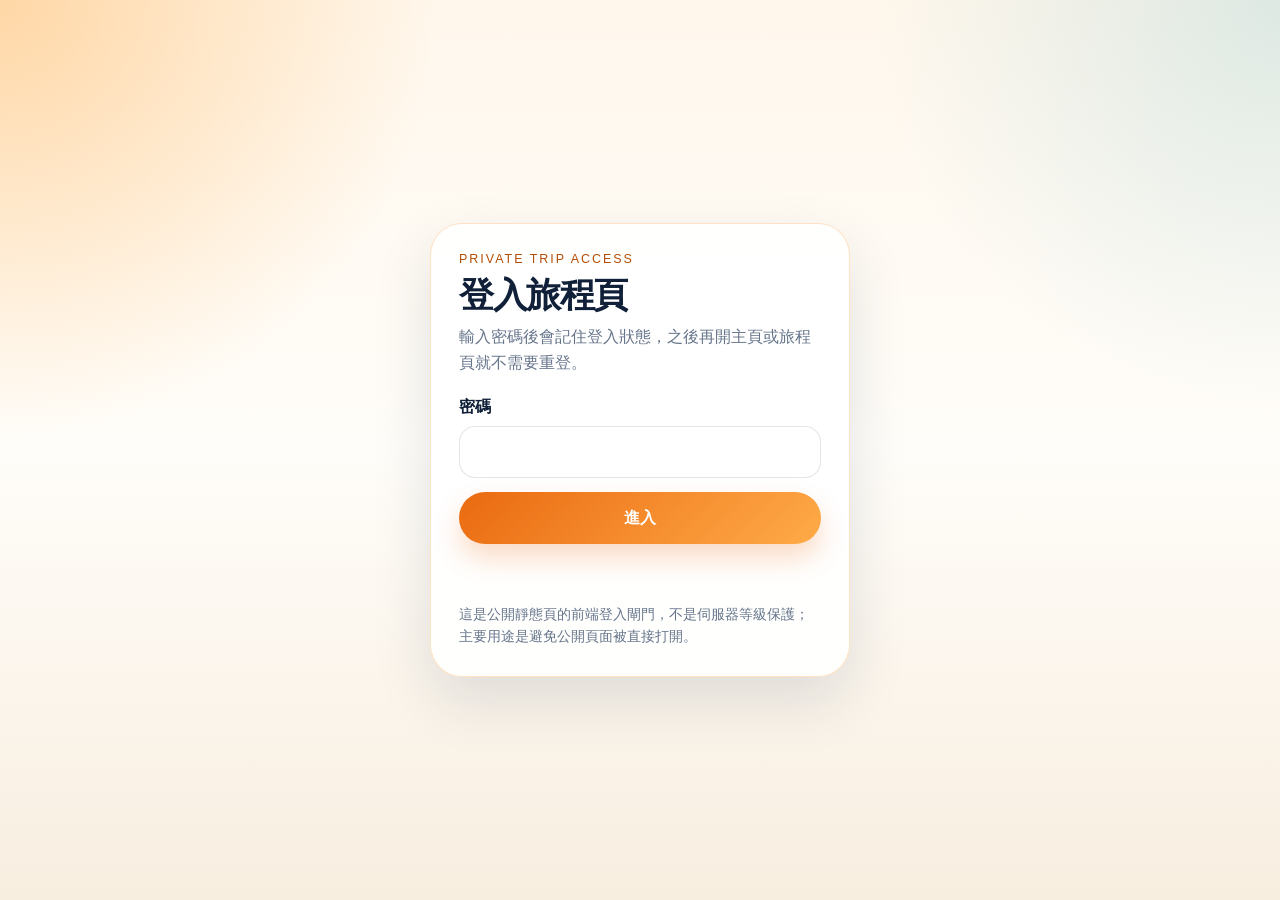
<file: index.html>
<!DOCTYPE html>
<html lang="zh-Hant">
<head>
  <meta charset="UTF-8">
  <meta name="viewport" content="width=device-width, initial-scale=1.0">
  <title>Trip Menu</title>
  <meta name="description" content="私人旅程主頁，登入後可直接進入已選旅程。">
  <script>document.documentElement.classList.add("auth-lock");</script>
  <script src="auth.js"></script>
  <script>
    if (window.TripAuth && TripAuth.requireAuth("login.html")) {
      const rememberedPage = TripAuth.getRememberedPage();
      const homeUrl = TripAuth.buildUrl("index.html");

      if (rememberedPage && rememberedPage !== homeUrl) {
        location.replace(rememberedPage);
      } else {
        document.documentElement.classList.remove("auth-lock");
      }
    }
  </script>
  <style>
    :root {
      --bg: #f7efe5;
      --card: rgba(255, 255, 255, 0.9);
      --card-strong: rgba(255, 255, 255, 0.96);
      --text: #102038;
      --muted: #66758b;
      --primary: #ea6a11;
      --primary-deep: #b44d06;
      --accent: #1c9b67;
      --border: rgba(234, 106, 17, 0.16);
      --shadow: 0 30px 80px rgba(16, 32, 56, 0.14);
      --radius-xl: 34px;
      --radius-lg: 26px;
      --radius-md: 20px;
    }

    * {
      box-sizing: border-box;
    }

    html.auth-lock body {
      visibility: hidden;
    }

    body {
      margin: 0;
      min-height: 100vh;
      font-family: -apple-system, BlinkMacSystemFont, "Segoe UI", "Noto Sans TC", sans-serif;
      color: var(--text);
      background:
        radial-gradient(circle at top left, rgba(255, 202, 140, 0.72), transparent 28%),
        radial-gradient(circle at top right, rgba(77, 159, 178, 0.18), transparent 24%),
        linear-gradient(180deg, #fff8ef 0%, #fffdf9 46%, #f7ecde 100%);
    }

    a,
    button {
      color: inherit;
      font: inherit;
      text-decoration: none;
    }

    .page-shell {
      width: min(calc(100% - 28px), 1120px);
      margin: 0 auto;
      padding: 26px 0 42px;
    }

    .hero {
      position: relative;
      overflow: hidden;
      padding: 30px 26px;
      border-radius: var(--radius-xl);
      background:
        linear-gradient(150deg, rgba(255, 254, 250, 0.96), rgba(255, 245, 229, 0.88)),
        var(--card-strong);
      border: 1px solid rgba(255, 219, 182, 0.9);
      box-shadow: var(--shadow);
    }

    .hero::before,
    .hero::after {
      content: "";
      position: absolute;
      border-radius: 999px;
      pointer-events: none;
    }

    .hero::before {
      width: 260px;
      height: 260px;
      top: -110px;
      right: -110px;
      background: radial-gradient(circle, rgba(255, 183, 109, 0.34), transparent 70%);
    }

    .hero::after {
      width: 220px;
      height: 220px;
      left: -80px;
      bottom: -100px;
      background: radial-gradient(circle, rgba(64, 141, 165, 0.16), transparent 72%);
    }

    .eyebrow {
      position: relative;
      z-index: 1;
      margin: 0 0 10px;
      font-size: 0.78rem;
      letter-spacing: 0.16em;
      text-transform: uppercase;
      color: var(--primary-deep);
    }

    h1 {
      position: relative;
      z-index: 1;
      margin: 0;
      font-family: "Iowan Old Style", "Palatino Linotype", "Noto Serif TC", serif;
      font-size: clamp(2.4rem, 8vw, 4.8rem);
      line-height: 0.96;
      letter-spacing: -0.04em;
    }

    .lead {
      position: relative;
      z-index: 1;
      max-width: 48rem;
      margin: 16px 0 0;
      color: var(--muted);
      line-height: 1.7;
      font-size: 1rem;
    }

    .hero-actions {
      position: relative;
      z-index: 1;
      display: flex;
      flex-wrap: wrap;
      gap: 12px;
      margin-top: 22px;
    }

    .button {
      display: inline-flex;
      align-items: center;
      justify-content: center;
      min-height: 48px;
      padding: 0 18px;
      border: 1px solid transparent;
      border-radius: 999px;
      cursor: pointer;
      transition: transform 0.2s ease, box-shadow 0.2s ease;
    }

    .button:hover,
    .trip-card:hover {
      transform: translateY(-1px);
    }

    .button-primary {
      background: linear-gradient(135deg, var(--primary), #ffab48);
      color: #fff;
      box-shadow: 0 16px 28px rgba(234, 106, 17, 0.24);
    }

    .button-secondary {
      background: rgba(255, 255, 255, 0.86);
      border-color: rgba(16, 32, 56, 0.08);
    }

    .menu-grid {
      display: grid;
      gap: 18px;
      margin-top: 22px;
    }

    .trip-card {
      display: grid;
      gap: 18px;
      padding: 24px;
      border-radius: var(--radius-lg);
      background: var(--card);
      border: 1px solid var(--border);
      box-shadow: 0 18px 40px rgba(16, 32, 56, 0.08);
      transition: transform 0.2s ease, box-shadow 0.2s ease, border-color 0.2s ease;
    }

    .trip-card:hover {
      border-color: rgba(234, 106, 17, 0.3);
      box-shadow: 0 24px 48px rgba(16, 32, 56, 0.1);
    }

    .card-top,
    .card-meta,
    .card-tags {
      display: flex;
      flex-wrap: wrap;
      gap: 10px;
      align-items: center;
    }

    .card-label,
    .pill {
      display: inline-flex;
      align-items: center;
      min-height: 34px;
      padding: 0 12px;
      border-radius: 999px;
      font-size: 0.9rem;
    }

    .card-label {
      background: rgba(234, 106, 17, 0.12);
      color: var(--primary-deep);
      font-weight: 700;
    }

    .pill {
      background: rgba(16, 32, 56, 0.06);
      color: var(--muted);
    }

    .trip-card h2 {
      margin: 0;
      font-size: clamp(1.7rem, 5vw, 2.6rem);
      line-height: 1.08;
      letter-spacing: -0.03em;
    }

    .trip-card p {
      margin: 0;
      color: var(--muted);
      line-height: 1.65;
    }

    .card-meta strong {
      color: var(--text);
      font-size: 1rem;
    }

    .card-meta span {
      color: var(--muted);
      font-size: 0.96rem;
    }

    .card-foot {
      display: flex;
      flex-wrap: wrap;
      justify-content: space-between;
      gap: 14px;
      align-items: center;
    }

    .card-note {
      color: var(--accent);
      font-weight: 700;
    }

    .card-cta {
      display: inline-flex;
      align-items: center;
      justify-content: center;
      min-height: 46px;
      padding: 0 18px;
      border-radius: 999px;
      background: linear-gradient(135deg, var(--primary), #ffab48);
      color: #fff;
      font-weight: 700;
      box-shadow: 0 14px 28px rgba(234, 106, 17, 0.22);
    }

    .page-note {
      margin: 18px 2px 0;
      color: var(--muted);
      line-height: 1.65;
      font-size: 0.94rem;
    }

    @media (min-width: 860px) {
      .trip-card {
        grid-template-columns: 1.2fr 0.8fr;
        align-items: end;
      }
    }
  </style>
</head>
<body>
  <main class="page-shell">
    <section class="hero">
      <p class="eyebrow">Private Trip Menu</p>
      <h1>我的旅程主頁</h1>
      <p class="lead">
        這頁是你的入口選單。點進旅程卡片後，之後再開 `index.html` 會直接回到那個旅程頁；只有在旅程頁按「返回首頁」才會清掉這個記憶。
      </p>

      <div class="hero-actions">
        <a class="button button-primary" href="bangkok/20260703/index.html" data-trip-link="bangkok/20260703/index.html">直接進曼谷旅程</a>
        <button class="button button-secondary" id="logoutButton" type="button">登出</button>
      </div>
    </section>

    <section class="menu-grid" aria-label="旅程選單">
      <a class="trip-card" href="bangkok/20260703/index.html" data-trip-link="bangkok/20260703/index.html">
        <div>
          <div class="card-top">
            <span class="card-label">Bangkok</span>
            <span class="pill">2026/07/03 - 2026/07/07</span>
            <span class="pill">5 天 4 夜</span>
          </div>
          <h2>曼谷 Chill &amp; Tipsy Trip</h2>
          <p>已整理每日時間軸、目前時段高亮、Grab 可複製目的地、店家候選、移動備案與行前清單，手機打開就能直接看。</p>
        </div>

        <div>
          <div class="card-meta">
            <strong>旅程特色</strong>
            <span>Grab 主軸、按摩、海鮮市場、Thonglor 酒吧、Siam 採買、Baiyoke Sky</span>
          </div>
          <div class="card-tags" style="margin-top: 14px;">
            <span class="pill">即時焦點</span>
            <span class="pill">每日頁籤</span>
            <span class="pill">可複製地點</span>
          </div>
          <div class="card-foot" style="margin-top: 18px;">
            <span class="card-note">點進去後，下次開首頁會直接跳這頁</span>
            <span class="card-cta">進入旅程</span>
          </div>
        </div>
      </a>
    </section>

    <p class="page-note">如果你是用 GitHub Pages 或一般瀏覽器開啟，登入狀態與上次旅程頁通常會被記住。若是直接用手機 `file://` 本機開檔，部分瀏覽器對 cookie / localStorage 的支援可能比較嚴格。</p>
  </main>

  <script>
    const logoutButton = document.querySelector("#logoutButton");
    const tripLinks = Array.from(document.querySelectorAll("[data-trip-link]"));

    tripLinks.forEach((link) => {
      link.addEventListener("click", (event) => {
        if (!window.TripAuth) {
          return;
        }

        event.preventDefault();
        const targetUrl = TripAuth.buildUrl(link.dataset.tripLink);
        TripAuth.setRememberedPage(targetUrl);
        location.href = targetUrl;
      });
    });

    if (logoutButton) {
      logoutButton.addEventListener("click", () => {
        if (window.TripAuth) {
          TripAuth.logout("login.html");
        }
      });
    }

    document.documentElement.classList.remove("auth-lock");
  </script>
</body>
</html>
</file>
